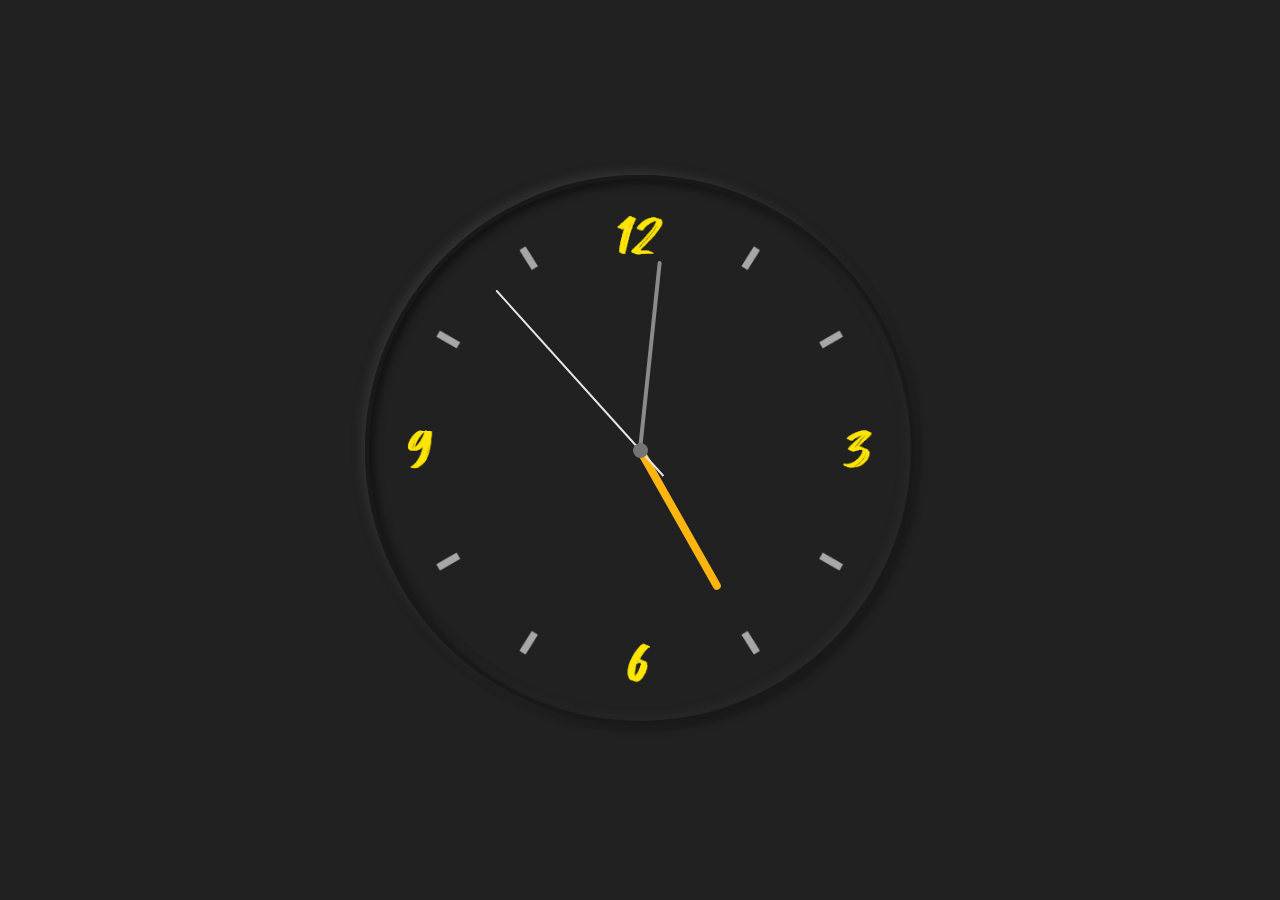
<file: index.html>
<!DOCTYPE html>
<html lang="en">
	<head>
		<meta charset="UTF-8">
		<meta http-equiv="X-UA-Compatible" content="IE=edge">
		<meta name="viewport" content="width=device-width, initial-scale=1">
		<link href="./favicon.ico" rel="Shortcut Icon">
		<title>PJW-黑色时钟</title>
		<link rel="stylesheet" href="css/bootstrap.min.css">
		<link rel="stylesheet" href="css/style.css">
		<style rel="stylesheet">
			.menu{
				margin-top: 20px;
			}
		</style>
	</head>
	<body>
		<div class="clock">

			<div class="hour">
				<div class="hr" id="hr"></div>
			</div>

			<div class="min">
				<div class="mn" id="mn"></div>
			</div>

			<div class="sec">
				<div class="sc" id="sc"></div>
			</div>

		</div>
		<!-- <div class="menu">
			<div class="row">
				<div class="col-lg-4 col-md-4 col-xs-4"><a href="svg.html" class="btn btn-success">SVG</a></div>
				<div class="col-lg-4 col-md-4 col-xs-4"><a href="index.html" class="btn btn-success">时钟</a></div>
			</div>
		</div> -->
		<script type="text/javascript">
			const deg = 6;
			const hr = document.querySelector('#hr');
			const mn = document.querySelector('#mn');
			const sc = document.querySelector('#sc');

			setInterval(() => {

				let day = new Date();
				let hh = day.getHours() * 30;
				let mm = day.getMinutes() * deg;
				let ss = day.getSeconds() * deg;

				hr.style.transform = `rotateZ(${(hh)+(mm/12)}deg)`;
				mn.style.transform = `rotateZ(${mm}deg)`;
				sc.style.transform = `rotateZ(${ss}deg)`;

			})
		</script>
		<script type="text/javascript" src="js/jquery.min.js"></script>
		<script type="text/javascript" src="js/bootstrap.min.js"></script>
	</body>
</html>
</file>
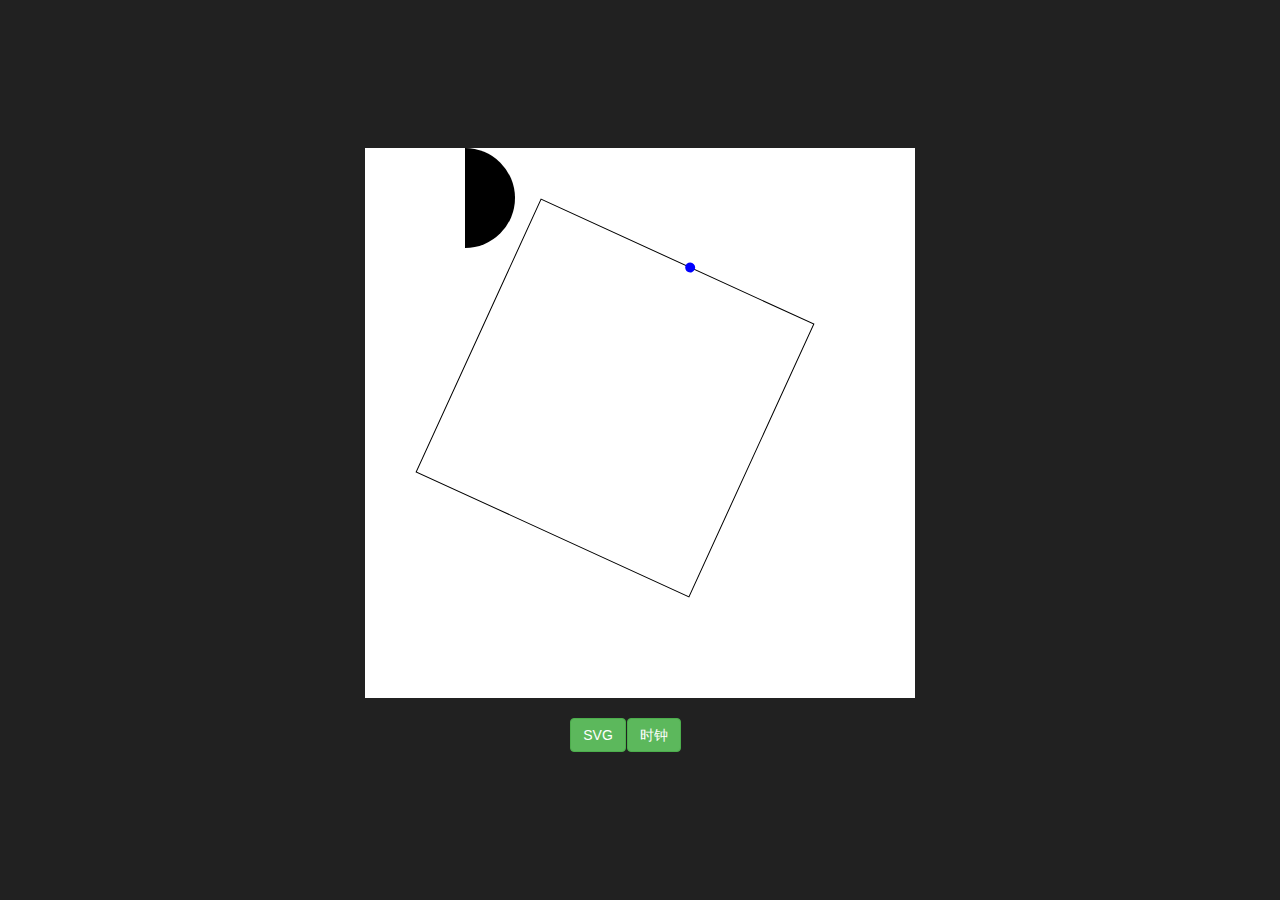
<file: svg.html>
<!DOCTYPE html>
<html lang="en">
<head>
    <meta charset="UTF-8">
    <meta http-equiv="X-UA-Compatible" content="IE=edge">
    <meta name="viewport" content="width=device-width, initial-scale=1">
    <link href="./favicon.ico" rel="Shortcut Icon">
    <title>PJW-SVG</title>
    <link rel="stylesheet" href="css/bootstrap.min.css">
    <link rel="stylesheet" href="css/style.css">
    <style rel="stylesheet">
        .menu{
            margin-top: 20px;
        }
        .svg{
            background: white;height: 550px;width: 550px;

        }

    </style>
</head>
<body>
<div class="svg">
    <svg width="550" height="550">
        <g id="gg">
            <path d="M100 100 h 300 v 300 H 100 Z" stroke-width="1" stroke="black" fill="transparent"></path>
            <circle r="5" fill="blue" id="cir"></circle>
            <animateMotion xlink:href="#cir" path="M100 100 h 300 v 300 H 100 Z" dur="5s" repeatCount="indefinite"></animateMotion>
        </g>
        <path d="M100 100 A 10 10 0 1 0 100 0"></path>
        <animateTransform attributeType="XML" xlink:href="#gg" attributeName="transform" begin="0s" dur="10s" type="rotate" from="0 250 250" to="360 250 250" repeatCount="indefinite" />
    </svg>
</div>
<div class="menu">
    <div class="row">
        <div class="col-lg-4 col-md-4 col-xs-4"><a href="svg.html" class="btn btn-success">SVG</a></div>
        <div class="col-lg-4 col-md-4 col-xs-4"><a href="index.html" class="btn btn-success">时钟</a></div>
    </div>
</div>
<script type="text/javascript" src="js/jquery.min.js"></script>
<script type="text/javascript" src="js/bootstrap.min.js"></script>
</body>
</html>
</file>
<file: css/style.css>
* {
  margin: 0;
  padding: 0;
  box-sizing: border-box;
}

body {
  display: flex;
  justify-content: center;
  align-items: center;
  flex-direction: column;
  min-height: 100vh;
  background: #212121;
}

.clock {
  display: flex;
  width: 550px;
  height: 550px;
  justify-content: center;
  align-items: center;
  background: url(../img/clock-sam.png);
  background-size: cover;
  border: 4px solid #191919;
  border-radius: 50%;
  box-shadow: -4px -4px 10px rgba(67, 67, 67, 0.5), inset 4px 4px 10px rgba(0, 0, 0, 0.5), inset -4px -4px 10px rgba(67, 67, 67, 0.3), 4px 4px 10px rgba(0, 0, 0, 0.3);
}

.clock:before {
  content: "";
  position: absolute;
  width: 15px;
  height: 15px;
  background: #747474;
  border-radius: 50%;
  z-index: 999;
}

.clock .hour,
.clock .min,
.clock .sec {
  position: absolute;
}

.clock .hour, .hr {
  width: 320px;
  height: 320px;
}

.clock .min, .mn {
  width: 380px;
  height: 380px;
}

.clock .sec, .sc {
  width: 430px;
  height: 430px;
}

.hr, .mn, .sc {
  display: flex;
  justify-content: center;
  /*align-items: center;*/
  position: absolute;
  border-radius: 50%;
}

.hr:before {
  content: "";
  position: absolute;
  width: 8px;
  height: 160px;
  background: #ffb510;
  z-index: 9;
  border-radius: 6px 6px 0 0;
}

.mn:before {
  content: "";
  position: absolute;
  width: 4px;
  height: 190px;
  background: #8b8b8b;
  z-index: 10;
  border-radius: 6px 6px 0 0;
}

.sc:before {
  content: "";
  position: absolute;
  width: 2px;
  height: 250px;
  background: #e5e5e5;
  z-index: 11;
  border-radius: 6px 6px 0 0;
}
</file>
